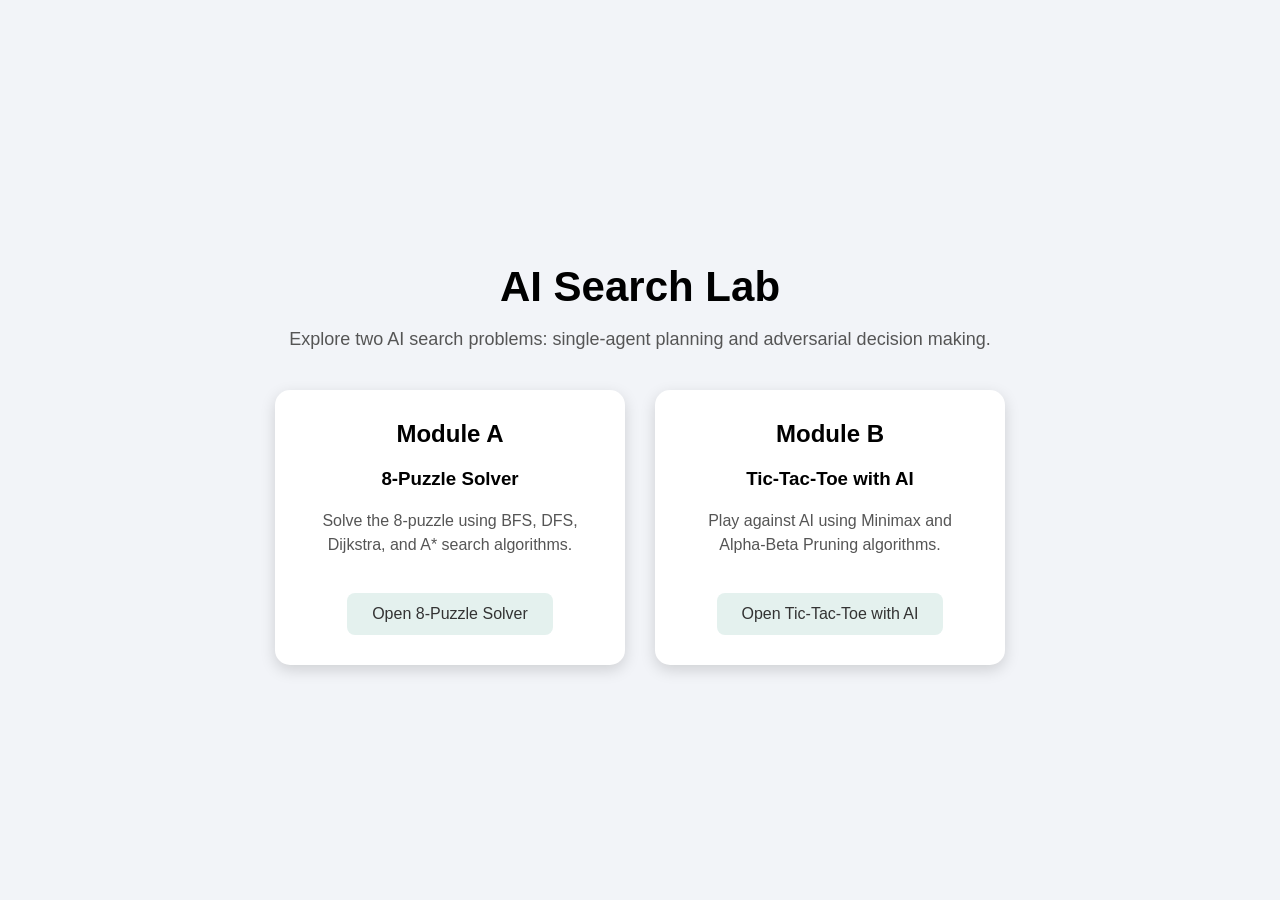
<file: index.html>
<!DOCTYPE html>
<html lang="en">

<head>
    <meta charset="UTF-8">
    <meta name="viewport" content="width=device-width, initial-scale=1.0">

    <title>AI Search Lab</title>

    <link rel="stylesheet" href="style.css">
</head>

<body>

<div class="container">

    <h1>AI Search Lab</h1>

    <p class="description">
        Explore two AI search problems:
        single-agent planning and adversarial decision making.
    </p>


    <div class="modules">


        <div class="card">

            <h2>
                Module A
            </h2>

            <h3>
                8-Puzzle Solver
            </h3>

            <p>
                Solve the 8-puzzle using BFS, DFS,
                Dijkstra, and A* search algorithms.
            </p>

            <a href="moduleA/index.html">
                <button>
                    Open 8-Puzzle Solver
                </button>
            </a>

        </div>



        <div class="card">

            <h2>
                Module B
            </h2>

            <h3>
                Tic-Tac-Toe with AI
            </h3>

            <p>
                Play against AI using Minimax
                and Alpha-Beta Pruning algorithms.
            </p>

            <a href="module_b/index.html">
                <button>
                    Open Tic-Tac-Toe with AI
                </button>
            </a>

        </div>


    </div>

</div>


</body>

</html>
</file>
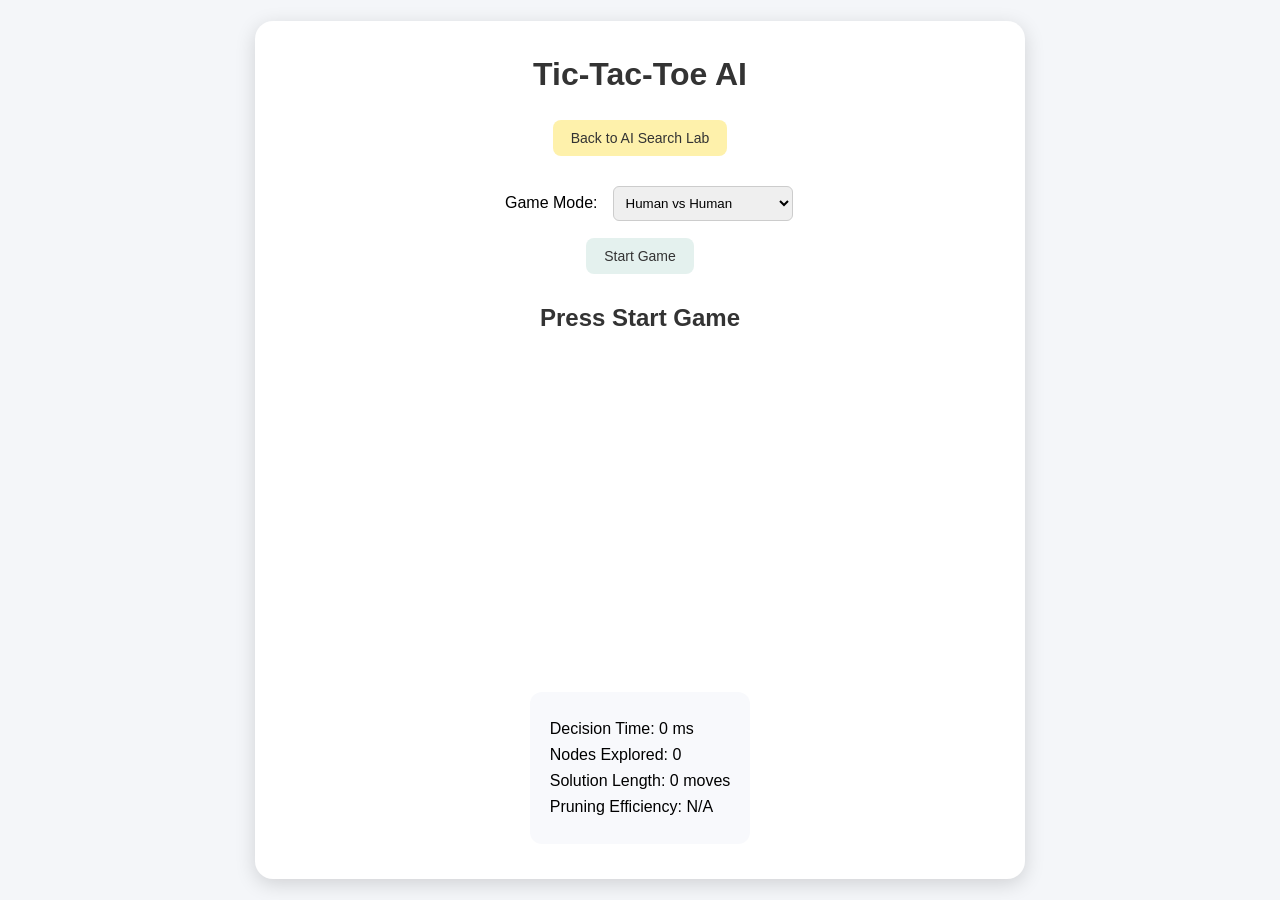
<file: module_b/index.html>
<!DOCTYPE html>
<html lang="en">

<head>
    <meta charset="UTF-8">
    <meta name="viewport" content="width=device-width, initial-scale=1.0">

    <title>Tic-Tac-Toe AI</title>

    <link rel="stylesheet" href="style.css">
</head>

<body>

<div class="game-wrapper">

    <h1>Tic-Tac-Toe AI</h1>


    <div class="home-container">

        <a href="../index.html">
            <button class="home-button">
                Back to AI Search Lab
            </button>
        </a>

    </div>


    <div class="controls">


        <div class="control-row">

            <label>
                Game Mode:
            </label>

            <select id="gameMode" onchange="updateControls()">
                <option value="humanhuman">Human vs Human</option>
                <option value="human">Human vs AI</option>
                <option value="ai">AI vs AI</option>
            </select>

        </div>



        <div class="control-row" id="algorithmControl">

            <label>
                Algorithm:
            </label>

            <select id="algorithm">

                <option value="minimax">
                    Minimax
                </option>

                <option value="alphabeta">
                    Alpha-Beta Pruning
                </option>

            </select>

        </div>



        <div class="control-row" id="playerControl">

            <label>
                Play As:
            </label>

            <select id="playerSymbol">

                <option value="X">
                    X (First)
                </option>

                <option value="O">
                    O (Second)
                </option>

            </select>

        </div>



        <div class="control-row" id="aiXControl" style="display:none">

            <label>
                AI X:
            </label>

            <select id="aiX">

                <option value="minimax">
                    Minimax
                </option>

                <option value="alphabeta">
                    Alpha-Beta Pruning
                </option>

            </select>

        </div>



        <div class="control-row" id="aiOControl" style="display:none">

            <label>
                AI O:
            </label>

            <select id="aiO">

                <option value="minimax">
                    Minimax
                </option>

                <option value="alphabeta">
                    Alpha-Beta Pruning
                </option>

            </select>

        </div>



        <button onclick="startGame()">
            Start Game
        </button>


    </div>



    <h2 id="status">
        Press Start Game
    </h2>



    <div id="board" class="board"></div>



    <div id="stats">

        <p>
            Decision Time:
            <span id="time">0</span> ms
        </p>


        <p>
            Nodes Explored:
            <span id="nodes">0</span>
        </p>


        <p>
            Solution Length:
            <span id="solutionLength">0</span> moves
        </p>


        <p>
            Pruning Efficiency:
            <span id="pruning">N/A</span>
        </p>


    </div>


</div>



<script src="minimax.js"></script>
<script src="alphabeta.js"></script>
<script src="tictactoe.js"></script>


<script>
    updateControls();
</script>


</body>

</html>
</file>
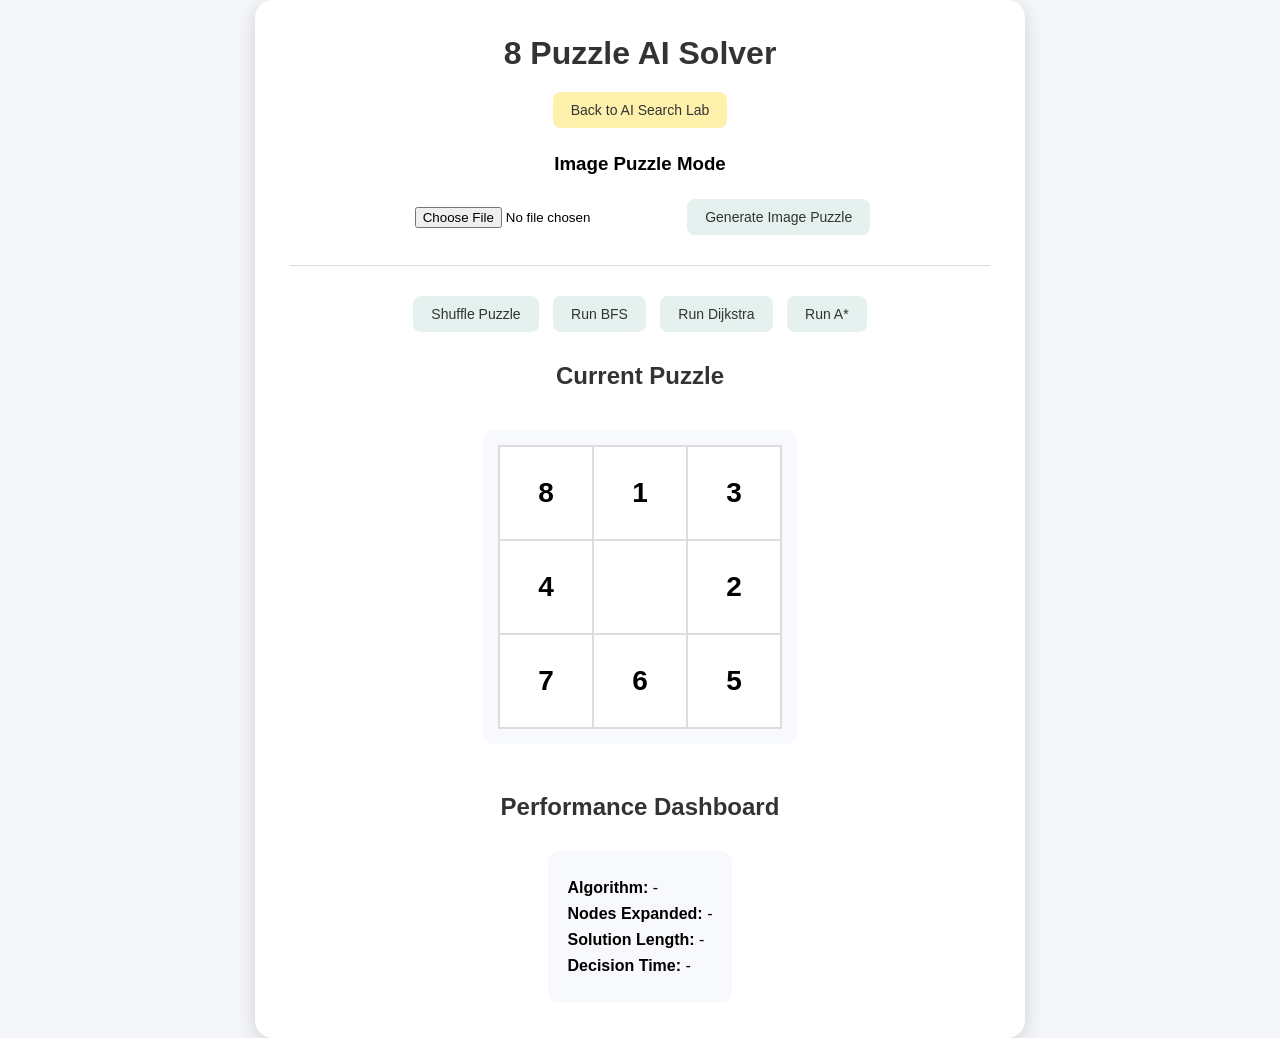
<file: moduleA/index.html>
<!DOCTYPE html>
<html lang="en">
<head>
    <meta charset="UTF-8">
    <meta name="viewport" content="width=device-width, initial-scale=1.0">
    <title>AI Search Lab - 8 Puzzle</title>

    <link rel="stylesheet" href="style.css">
</head>

<body>

<div class="game-wrapper">

    <h1>8 Puzzle AI Solver</h1>

    <a href="../index.html">
        <button class="home-button">
            Back to AI Search Lab
        </button>
    </a>


    <h3>Image Puzzle Mode</h3>

    <input type="file" id="imageUpload" accept="image/*">

    <button onclick="generateImagePuzzle()">
        Generate Image Puzzle
    </button>


    <hr>


    <div class="controls">

        <button onclick="shufflePuzzle()">
            Shuffle Puzzle
        </button>

        <button onclick="runBFS()">
            Run BFS
        </button>

        <button onclick="runDijkstra()">
            Run Dijkstra
        </button>

        <button onclick="runAStar()">
            Run A*
        </button>

    </div>


    <h2>Current Puzzle</h2>

    <div id="puzzle"></div>


    <h2>Performance Dashboard</h2>

    <div id="dashboard">

        <p>
            <strong>Algorithm:</strong>
            <span id="algorithm">-</span>
        </p>

        <p>
            <strong>Nodes Expanded:</strong>
            <span id="nodes">-</span>
        </p>

        <p>
            <strong>Solution Length:</strong>
            <span id="length">-</span>
        </p>

        <p>
            <strong>Decision Time:</strong>
            <span id="time">-</span>
        </p>

    </div>

</div>


<script src="puzzle.js"></script>

</body>
</html>
</file>
<file: style.css>
* {
     box-sizing: border-box;
     font-family: Arial, sans-serif;
 }

 body {
     margin: 0;
     min-height: 100vh;
     display: flex;
     justify-content: center;
     align-items: center;
     background: #f2f4f8;
 }

 .container {
     text-align: center;
     width: 90%;
     max-width: 900px;
 }

 h1 {
     font-size: 42px;
     margin-bottom: 15px;
 }

 .description {
     font-size: 18px;
     margin-bottom: 40px;
     color: #555;
 }

 .modules {
     display: flex;
     justify-content: center;
     gap: 30px;
 }

 .card {
     background: white;
     width: 350px;
     padding: 30px;
     border-radius: 15px;
     box-shadow: 0 5px 15px rgba(0,0,0,0.15);
 }

 .card h2 {
     margin-top: 0;
 }

 .card p {
     color: #555;
     line-height: 1.5;
 }

 button {
     margin-top: 20px;
     padding: 12px 25px;
     border: none;
     border-radius: 8px;
     background: #E4F1EE;
     color: #333;
     font-size: 16px;
     cursor: pointer;
 }

 button:hover {
     background: #cfe3dd;
 }

 @media(max-width:700px) {
     .modules {
         flex-direction: column;
         align-items: center;
     }
 }
</file>
<file: module_b/style.css>
body {
    font-family: Arial, sans-serif;
    background: #f4f6f9;
    margin: 0;
    min-height: 100vh;
    display: flex;
    justify-content: center;
    align-items: center;
}

.game-wrapper {
    background: white;
    width: 90%;
    max-width: 700px;
    padding: 35px;
    border-radius: 18px;
    box-shadow: 0 5px 20px rgba(0,0,0,0.15);
    text-align: center;
}

h1 {
    margin-top: 0;
    color: #333;
}

.home-container {
    margin-bottom: 25px;
}

button {
    padding: 10px 18px;
    margin: 5px;
    border: none;
    border-radius: 8px;
    background: #E4F1EE;
    color: #333;
    font-size: 14px;
    cursor: pointer;
    transition: 0.2s;
}


button:hover {
    background: #cfe3dd;
}

.home-button {
    background: #fef1ab;
    color: #333;
}

.home-button:hover {
    background: #eac45f;
}

.controls {
    display: flex;
    flex-direction: column;
    align-items: center;
    gap: 12px;
}

.control-row {
    display: flex;
    justify-content: center;
    align-items: center;
    gap: 15px;
    width: 100%;
}

label {
    width: 110px;
    text-align: right;
}

select {
    width: 180px;
    padding: 8px;
    border-radius: 6px;
    border: 1px solid #ccc;
}

#status {
    margin-top: 25px;
    color: #333;
}

.board {
    display: grid;
    grid-template-columns: repeat(3, 100px);
    grid-template-rows: repeat(3, 100px);
    gap: 5px;
    justify-content: center;
    margin: 25px auto;
}

.cell {
    border: 2px solid black;
    display: flex;
    justify-content: center;
    align-items: center;
    font-size: 45px;
    font-weight: bold;
    cursor: pointer;
    background: white;
}

.cell:hover {
    background: #f0f4ff;
}

#stats {
    background: #f8f9fc;
    display: inline-block;
    padding: 20px;
    border-radius: 12px;
    text-align: left;
}

#stats p {
    margin: 8px 0;
}
</file>
<file: moduleA/style.css>
body {
    font-family: Arial, sans-serif;
    background: #f4f6f9;
    margin: 0;

    min-height: 100vh;

    display: flex;
    justify-content: center;
    align-items: center;
}

.game-wrapper {
    background: white;
    width: 90%;
    max-width: 700px;
    padding: 35px;
    border-radius: 18px;
    box-shadow: 0 5px 20px rgba(0,0,0,0.15);
    text-align: center;
}

h1 {
    margin-top: 0;
    margin-bottom: 15px;
    color: #333;
}

h2 {
    margin-top: 25px;
    color: #333;
}

h3 {
    margin-top: 20px;
}

.controls {
    margin: 20px 0;
}

button {
    margin: 5px;
    padding: 10px 18px;
    font-size: 14px;
    border: none;
    border-radius: 8px;
    cursor: pointer;
    background: #E4F1EE;
    color: #333;
    transition: 0.2s;
}

button:hover {
    background: #cfe3dd;
}

.home-button {
    background: #fef1ab;
    color: #333;
}

.home-button:hover {
    background: #eac45f;
}

input[type="file"] {
    margin: 10px;
}

hr {
    margin: 25px 0;
    border: none;
    border-top: 1px solid #ddd;
}

#puzzle {
    display: inline-block;
    margin: 20px auto;
    padding: 15px;
    background: #f8f9fc;
    border-radius: 12px;
}

table {
    margin: auto;
    border-collapse: collapse;
}

td {
    width: 90px;
    height: 90px;
    border: 2px solid #ddd;
    font-size: 28px;
    font-weight: bold;
    cursor: pointer;
    transition: 0.2s;
    background: white;
}

td:hover {
    background: #f0f4ff;
    transform: scale(1.03);
}

#dashboard {
    display: inline-block;
    margin-top: 10px;
    padding: 20px;
    background: #f8f9fc;
    border-radius: 12px;
    text-align: left;
}

#dashboard p {
    margin: 8px 0;
    font-size: 16px;
}

td div {
    width: 100%;
    height: 100%;
    background-size: cover;
    background-position: center;
}
</file>
